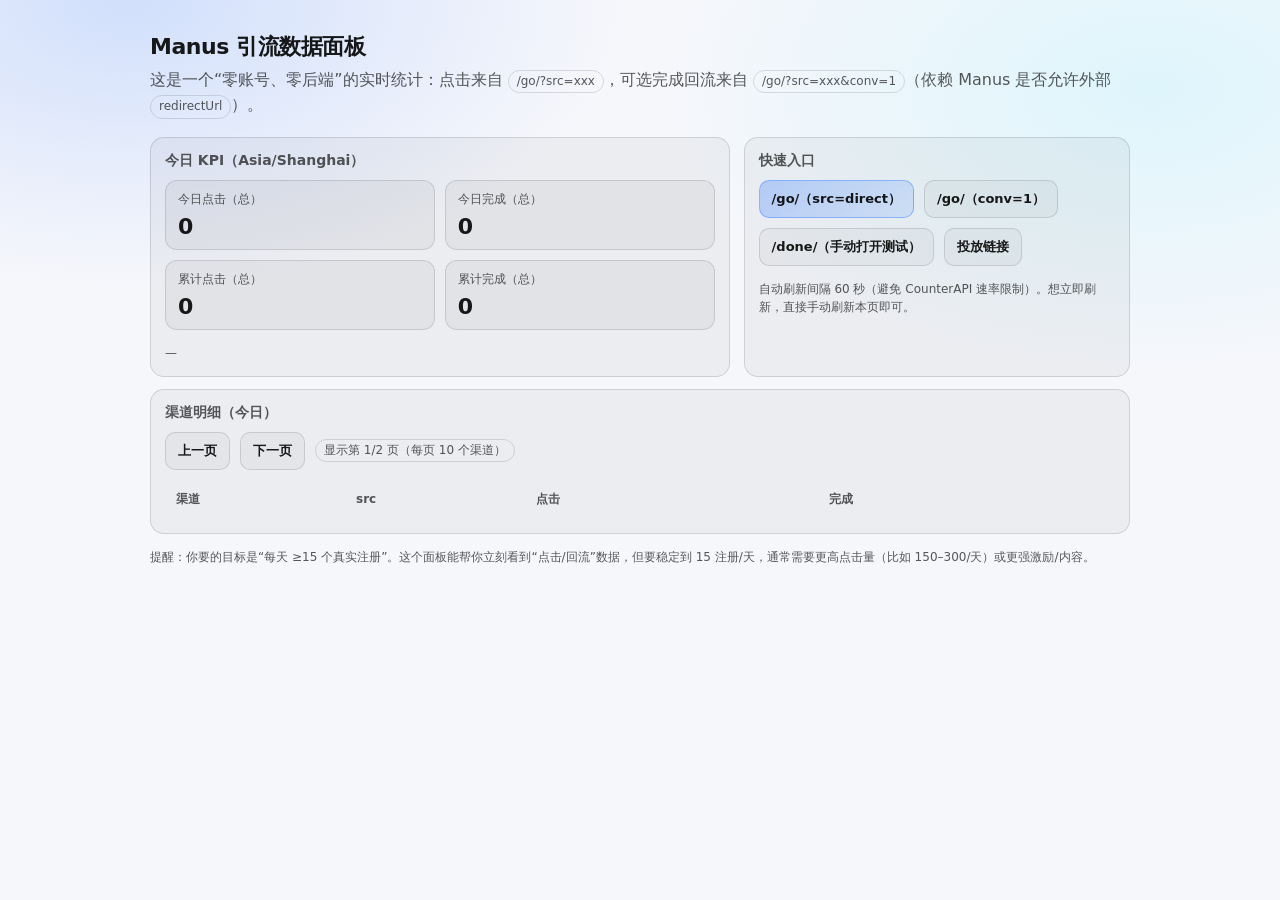
<file: docs/index.html>
<!doctype html>
<html lang="zh-CN">
  <head>
    <meta charset="utf-8" />
    <meta name="viewport" content="width=device-width, initial-scale=1" />
    <title>Manus 引流面板</title>
    <meta http-equiv="refresh" content="0; url=./dashboard/" />
  </head>
  <body>
    <p>
      正在跳转到数据面板：
      <a href="./dashboard/">打开 /dashboard/</a>
    </p>
  </body>
</html>
</file>
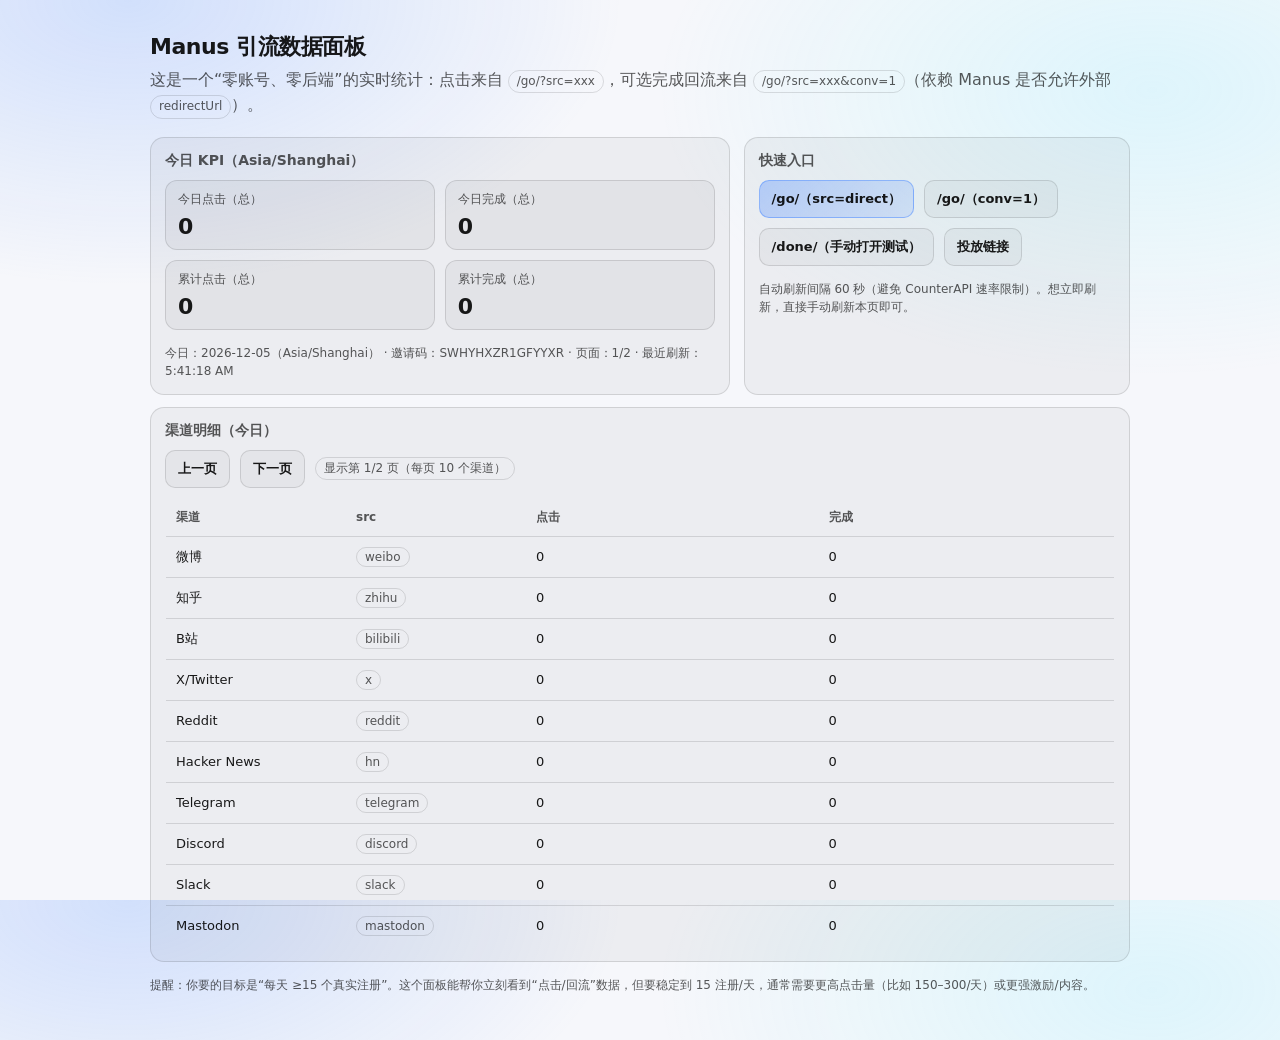
<file: docs/dashboard/index.html>
<!doctype html>
<html lang="zh-CN">
  <head>
    <meta charset="utf-8" />
    <meta name="viewport" content="width=device-width, initial-scale=1" />
    <title>Manus 引流数据面板</title>
    <link rel="stylesheet" href="../assets/style.css" />
  </head>
  <body>
    <div class="container">
      <div class="title">Manus 引流数据面板</div>
      <div class="subtitle">
        这是一个“零账号、零后端”的实时统计：点击来自
        <span class="pill">/go/?src=xxx</span>，可选完成回流来自
        <span class="pill">/go/?src=xxx&amp;conv=1</span>（依赖 Manus 是否允许外部
        <span class="pill">redirectUrl</span>）。
      </div>

      <div class="row">
        <div class="card">
          <h2>今日 KPI（Asia/Shanghai）</h2>
          <div class="kpi">
            <div class="metric">
              <div class="label">今日点击（总）</div>
              <div class="value" id="kpiClickToday">—</div>
            </div>
            <div class="metric">
              <div class="label">今日完成（总）</div>
              <div class="value" id="kpiConvToday">—</div>
            </div>
            <div class="metric">
              <div class="label">累计点击（总）</div>
              <div class="value" id="kpiClickTotal">—</div>
            </div>
            <div class="metric">
              <div class="label">累计完成（总）</div>
              <div class="value" id="kpiConvTotal">—</div>
            </div>
          </div>

          <div class="footer" id="metaLine">—</div>
        </div>

        <div class="card">
          <h2>快速入口</h2>
          <div class="actions">
            <a
              class="button primary"
              id="openGoDirect"
              href="../go/"
              target="_blank"
              rel="noreferrer"
              >/go/（src=direct）</a
            >
            <a
              class="button"
              id="openGoConv"
              href="../go/?src=direct&conv=1"
              target="_blank"
              rel="noreferrer"
              >/go/（conv=1）</a
            >
            <a
              class="button"
              id="openDone"
              href="../done/"
              target="_blank"
              rel="noreferrer"
              >/done/（手动打开测试）</a
            >
            <a class="button" href="../links/">投放链接</a>
          </div>
          <div class="footer">
            自动刷新间隔 60 秒（避免 CounterAPI 速率限制）。想立即刷新，直接手动刷新本页即可。
          </div>
        </div>
      </div>

      <div class="card" style="margin-top: 12px">
        <h2>渠道明细（今日）</h2>
        <div class="actions" style="margin: 0 0 10px">
          <a class="button" id="prevPage" href="#">上一页</a>
          <a class="button" id="nextPage" href="#">下一页</a>
          <span class="pill" id="pageInfo">—</span>
        </div>
        <table class="table">
          <thead>
            <tr>
              <th style="width: 160px">渠道</th>
              <th style="width: 160px">src</th>
              <th>点击</th>
              <th>完成</th>
            </tr>
          </thead>
          <tbody id="rows"></tbody>
        </table>
      </div>

      <div class="footer">
        提醒：你要的目标是“每天 ≥15 个真实注册”。这个面板能帮你立刻看到“点击/回流”数据，但要稳定到
        15 注册/天，通常需要更高点击量（比如 150–300/天）或更强激励/内容。
      </div>
    </div>

    <script>
      (function () {
        const COUNTERAPI_NAMESPACE = "manus_swhyhxzr1gfyyxr";
        const COUNTERAPI_BASE = "https://api.counterapi.dev/v1";
        const TIME_ZONE = "Asia/Shanghai";
        const INVITE_CODE = "SWHYHXZR1GFYYXR";

        const sources = [
          { src: "weibo", name: "微博" },
          { src: "zhihu", name: "知乎" },
          { src: "bilibili", name: "B站" },
          { src: "x", name: "X/Twitter" },
          { src: "reddit", name: "Reddit" },
          { src: "hn", name: "Hacker News" },
          { src: "telegram", name: "Telegram" },
          { src: "discord", name: "Discord" },
          { src: "slack", name: "Slack" },
          { src: "mastodon", name: "Mastodon" },
          { src: "bluesky", name: "Bluesky" },
          { src: "juejin", name: "掘金" },
          { src: "v2ex", name: "V2EX" },
          { src: "csdn", name: "CSDN" },
          { src: "medium", name: "Medium" },
          { src: "substack", name: "Substack" },
        ];

        const PAGE_SIZE = 10;
        const pages = Math.max(1, Math.ceil(sources.length / PAGE_SIZE));

        const date = new Intl.DateTimeFormat("en-CA", {
          timeZone: TIME_ZONE,
          year: "numeric",
          month: "2-digit",
          day: "2-digit",
        }).format(new Date());

        const search = new URLSearchParams(window.location.search);
        const pageFromQuery = Number(search.get("page") || "1");
        const page = Number.isFinite(pageFromQuery)
          ? Math.min(Math.max(1, pageFromQuery), pages)
          : 1;

        const setText = (id, value) => {
          const el = document.getElementById(id);
          if (el) el.textContent = String(value);
        };

        const getCount = async (key) => {
          const url = `${COUNTERAPI_BASE}/${COUNTERAPI_NAMESPACE}/${encodeURIComponent(
            key
          )}/`;
          try {
            const res = await fetch(url, { cache: "no-store" });
            if (!res.ok) return 0;
            const json = await res.json();
            return Number(json && json.count) || 0;
          } catch {
            return 0;
          }
        };

        const refresh = async () => {
          const [clickTotal, convTotal, clickToday, convToday] = await Promise.all([
            getCount("click_total"),
            getCount("conv_total"),
            getCount(`click_${date}_total`),
            getCount(`conv_${date}_total`),
          ]);

          setText("kpiClickTotal", clickTotal);
          setText("kpiConvTotal", convTotal);
          setText("kpiClickToday", clickToday);
          setText("kpiConvToday", convToday);

          const rows = document.getElementById("rows");
          rows.innerHTML = "";

          const start = (page - 1) * PAGE_SIZE;
          const end = Math.min(sources.length, start + PAGE_SIZE);
          const visibleSources = sources.slice(start, end);

          const counts = await Promise.all(
            visibleSources.map(async (s) => {
              const [c, v] = await Promise.all([
                getCount(`click_${date}_${s.src}`),
                getCount(`conv_${date}_${s.src}`),
              ]);
              return { ...s, click: c, conv: v };
            })
          );

          for (const s of counts) {
            const tr = document.createElement("tr");
            tr.innerHTML = `
              <td>${s.name}</td>
              <td><span class="pill">${s.src}</span></td>
              <td>${s.click}</td>
              <td>${s.conv}</td>
            `;
            rows.appendChild(tr);
          }

          const now = new Date().toLocaleTimeString();
          setText(
            "metaLine",
            `今日：${date}（${TIME_ZONE}） · 邀请码：${INVITE_CODE} · 页面：${page}/${pages} · 最近刷新：${now}`
          );
        };

        const updatePager = () => {
          const prev = document.getElementById("prevPage");
          const next = document.getElementById("nextPage");
          const pageInfo = document.getElementById("pageInfo");

          const buildUrl = (p) => {
            const u = new URL(window.location.href);
            u.searchParams.set("page", String(p));
            return u.toString();
          };

          const prevPage = page > 1 ? page - 1 : 1;
          const nextPage = page < pages ? page + 1 : pages;

          prev.href = buildUrl(prevPage);
          next.href = buildUrl(nextPage);
          pageInfo.textContent = `显示第 ${page}/${pages} 页（每页 ${PAGE_SIZE} 个渠道）`;
        };

        updatePager();
        refresh();
        setInterval(refresh, 60_000);
      })();
    </script>
  </body>
</html>
</file>
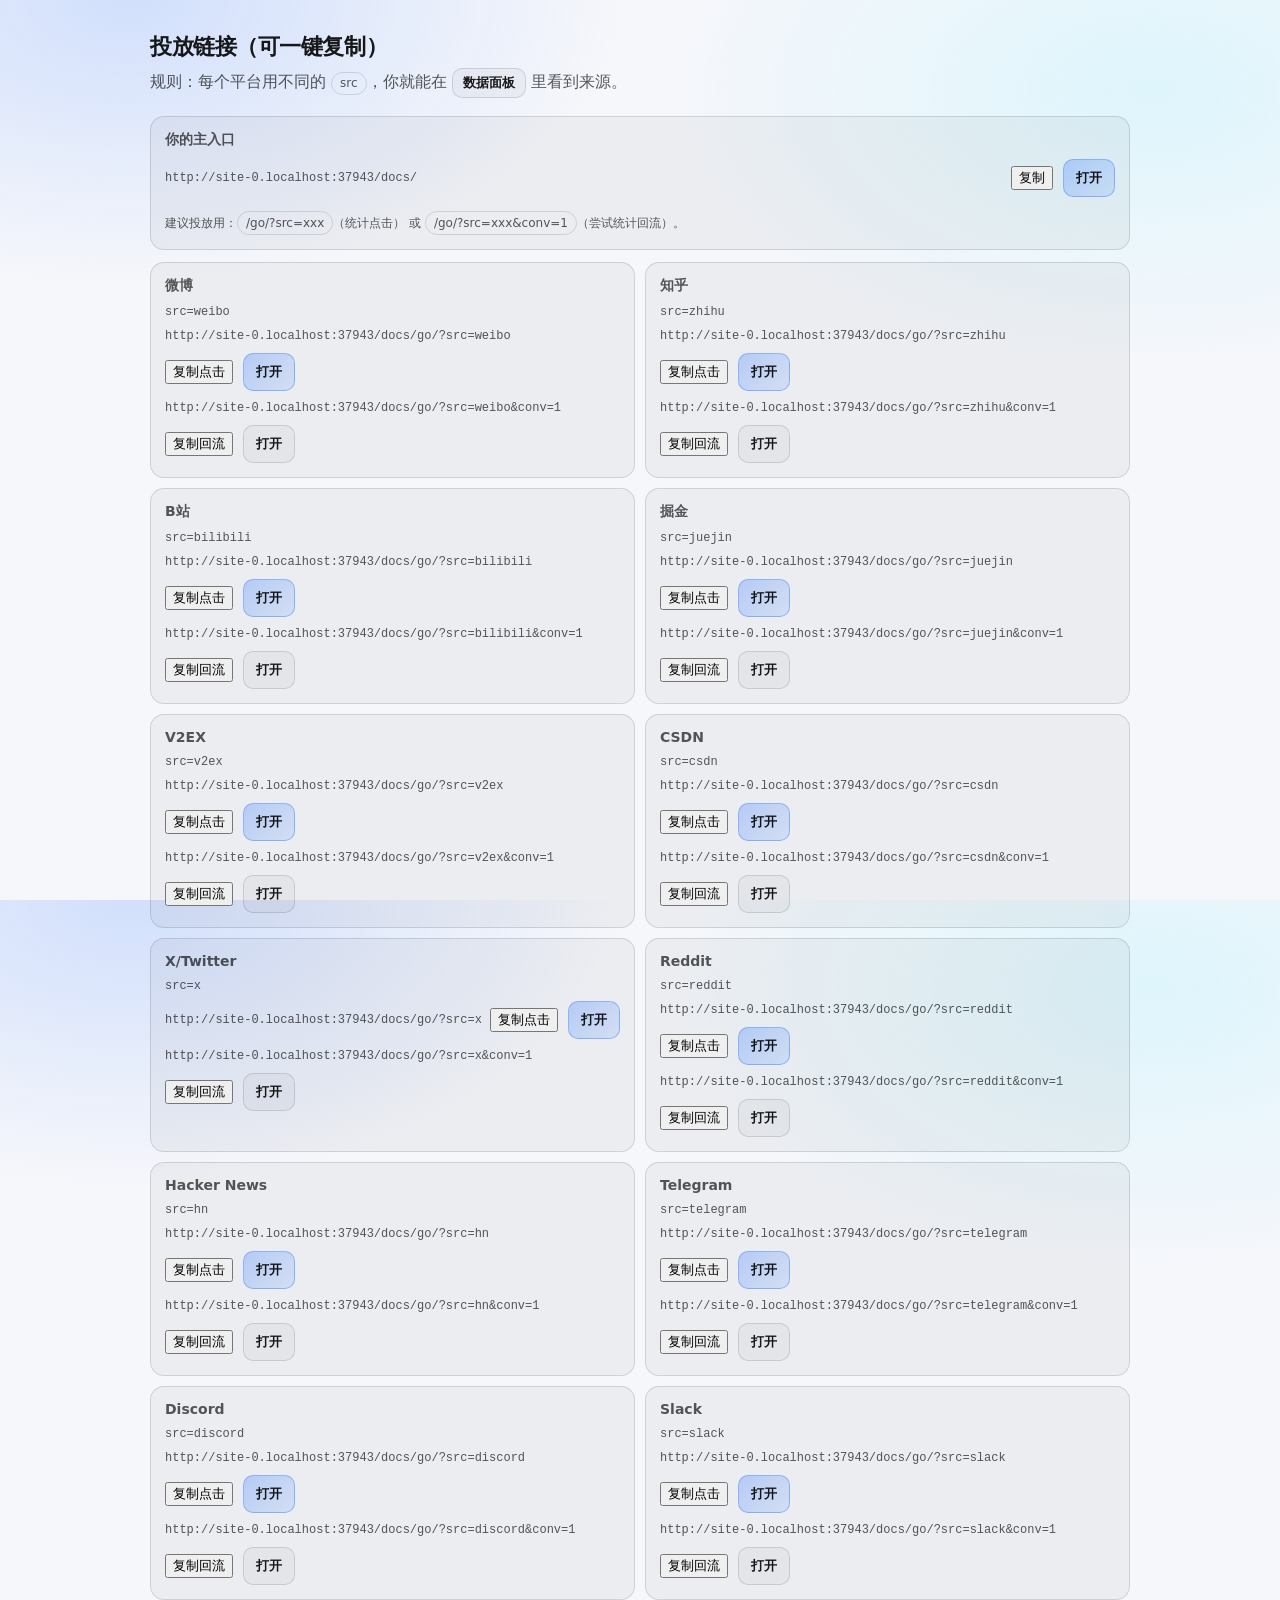
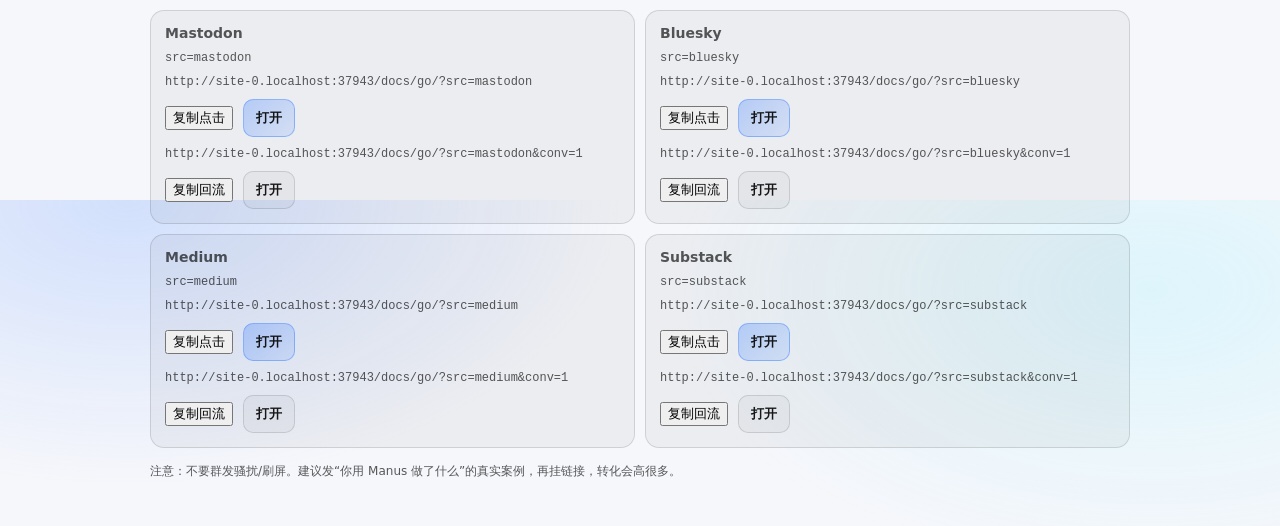
<file: docs/links/index.html>
<!doctype html>
<html lang="zh-CN">
  <head>
    <meta charset="utf-8" />
    <meta name="viewport" content="width=device-width, initial-scale=1" />
    <title>投放链接（可一键复制）</title>
    <link rel="stylesheet" href="../assets/style.css" />
    <style>
      .links {
        display: grid;
        grid-template-columns: 1fr;
        gap: 10px;
      }
      @media (min-width: 860px) {
        .links {
          grid-template-columns: 1fr 1fr;
        }
      }
      .rowline {
        display: flex;
        flex-wrap: wrap;
        gap: 8px;
        align-items: center;
        justify-content: space-between;
      }
      .mono {
        font-family: ui-monospace, SFMono-Regular, Menlo, Monaco, Consolas,
          "Liberation Mono", "Courier New", monospace;
        font-size: 12px;
        word-break: break-all;
        color: var(--muted);
      }
      button.button {
        cursor: pointer;
      }
    </style>
  </head>
  <body>
    <div class="container">
      <div class="title">投放链接（可一键复制）</div>
      <div class="subtitle">
        规则：每个平台用不同的 <span class="pill">src</span>，你就能在
        <a href="../dashboard/" class="button" style="height: 28px; padding: 0 10px">数据面板</a>
        里看到来源。
      </div>

      <div class="card">
        <h2>你的主入口</h2>
        <div class="rowline">
          <div class="mono" id="rootUrl">—</div>
          <div class="actions">
            <button class="button" id="copyRoot">复制</button>
            <a class="button primary" href="../go/?src=direct" target="_blank" rel="noreferrer">打开</a>
          </div>
        </div>
        <div class="footer">
          建议投放用：<span class="pill">/go/?src=xxx</span>（统计点击）
          或 <span class="pill">/go/?src=xxx&conv=1</span>（尝试统计回流）。
        </div>
      </div>

      <div class="links" style="margin-top: 12px" id="list"></div>

      <div class="footer">
        注意：不要群发骚扰/刷屏。建议发“你用 Manus 做了什么”的真实案例，再挂链接，转化会高很多。
      </div>
    </div>

    <script>
      (function () {
        const channels = [
          { src: "weibo", name: "微博" },
          { src: "zhihu", name: "知乎" },
          { src: "bilibili", name: "B站" },
          { src: "juejin", name: "掘金" },
          { src: "v2ex", name: "V2EX" },
          { src: "csdn", name: "CSDN" },
          { src: "x", name: "X/Twitter" },
          { src: "reddit", name: "Reddit" },
          { src: "hn", name: "Hacker News" },
          { src: "telegram", name: "Telegram" },
          { src: "discord", name: "Discord" },
          { src: "slack", name: "Slack" },
          { src: "mastodon", name: "Mastodon" },
          { src: "bluesky", name: "Bluesky" },
          { src: "medium", name: "Medium" },
          { src: "substack", name: "Substack" },
        ];

        const root = new URL("../", window.location.href);
        const rootText = root.toString();

        const rootEl = document.getElementById("rootUrl");
        rootEl.textContent = rootText;

        const copyText = async (text) => {
          try {
            await navigator.clipboard.writeText(text);
            return true;
          } catch {
            return false;
          }
        };

        document.getElementById("copyRoot").addEventListener("click", async () => {
          const ok = await copyText(rootText);
          if (!ok) alert("复制失败：请手动复制。\n" + rootText);
        });

        const list = document.getElementById("list");

        const buildGo = (src, conv) => {
          const u = new URL("go/", root);
          u.searchParams.set("src", src);
          if (conv) u.searchParams.set("conv", "1");
          return u.toString();
        };

        for (const c of channels) {
          const clickUrl = buildGo(c.src, false);
          const convUrl = buildGo(c.src, true);

          const card = document.createElement("div");
          card.className = "card";
          card.innerHTML = `
            <h2>${c.name}</h2>
            <div class="mono">src=${c.src}</div>
            <div class="footer" style="margin-top: 8px">
              <div class="rowline">
                <div class="mono">${clickUrl}</div>
                <div class="actions">
                  <button class="button" data-copy="${clickUrl}">复制点击</button>
                  <a class="button primary" href="${clickUrl}" target="_blank" rel="noreferrer">打开</a>
                </div>
              </div>
              <div class="rowline" style="margin-top: 8px">
                <div class="mono">${convUrl}</div>
                <div class="actions">
                  <button class="button" data-copy="${convUrl}">复制回流</button>
                  <a class="button" href="${convUrl}" target="_blank" rel="noreferrer">打开</a>
                </div>
              </div>
            </div>
          `;

          card.querySelectorAll("button[data-copy]").forEach((btn) => {
            btn.addEventListener("click", async () => {
              const text = btn.getAttribute("data-copy") || "";
              const ok = await copyText(text);
              if (!ok) alert("复制失败：请手动复制。\n" + text);
            });
          });

          list.appendChild(card);
        }
      })();
    </script>
  </body>
</html>
</file>
<file: docs/assets/style.css>
:root {
  color-scheme: light dark;
  --bg: #0b0d10;
  --panel: rgba(255, 255, 255, 0.06);
  --text: rgba(255, 255, 255, 0.92);
  --muted: rgba(255, 255, 255, 0.72);
  --border: rgba(255, 255, 255, 0.14);
  --brand: #4f8cff;
}

@media (prefers-color-scheme: light) {
  :root {
    --bg: #f6f7fb;
    --panel: rgba(0, 0, 0, 0.04);
    --text: rgba(0, 0, 0, 0.9);
    --muted: rgba(0, 0, 0, 0.65);
    --border: rgba(0, 0, 0, 0.12);
    --brand: #0b5cff;
  }
}

html,
body {
  height: 100%;
}

body {
  margin: 0;
  font-family: ui-sans-serif, system-ui, -apple-system, BlinkMacSystemFont,
    "Segoe UI", Roboto, Helvetica, Arial, "Apple Color Emoji", "Segoe UI Emoji";
  background: radial-gradient(
      900px 520px at 10% 0%,
      rgba(79, 140, 255, 0.22),
      transparent 55%
    ),
    radial-gradient(
      900px 520px at 90% 10%,
      rgba(113, 237, 255, 0.18),
      transparent 55%
    ),
    var(--bg);
  color: var(--text);
}

.container {
  max-width: 980px;
  margin: 0 auto;
  padding: 28px 18px 46px;
}

.title {
  font-size: 22px;
  font-weight: 650;
  letter-spacing: -0.02em;
  margin: 4px 0 6px;
}

.subtitle {
  margin: 0 0 18px;
  color: var(--muted);
  line-height: 1.45;
}

.row {
  display: grid;
  grid-template-columns: 1fr;
  gap: 12px;
}

@media (min-width: 860px) {
  .row {
    grid-template-columns: 1.2fr 0.8fr;
    gap: 14px;
  }
}

.card {
  border: 1px solid var(--border);
  background: var(--panel);
  border-radius: 14px;
  padding: 14px 14px;
}

.card h2 {
  margin: 0 0 10px;
  font-size: 14px;
  color: var(--muted);
  font-weight: 600;
}

.kpi {
  display: grid;
  grid-template-columns: 1fr 1fr;
  gap: 10px;
}

.kpi .metric {
  border: 1px solid var(--border);
  border-radius: 12px;
  padding: 10px 12px;
  background: rgba(0, 0, 0, 0.04);
}

@media (prefers-color-scheme: dark) {
  .kpi .metric {
    background: rgba(255, 255, 255, 0.04);
  }
}

.kpi .metric .label {
  font-size: 12px;
  color: var(--muted);
}

.kpi .metric .value {
  margin-top: 6px;
  font-size: 22px;
  font-weight: 700;
  letter-spacing: -0.01em;
}

.table {
  width: 100%;
  border-collapse: collapse;
  overflow: hidden;
  border-radius: 12px;
  border: 1px solid var(--border);
}

.table th,
.table td {
  padding: 10px 10px;
  text-align: left;
  border-bottom: 1px solid var(--border);
  font-size: 13px;
}

.table th {
  font-size: 12px;
  color: var(--muted);
  font-weight: 650;
}

.table tr:last-child td {
  border-bottom: 0;
}

.pill {
  display: inline-block;
  padding: 2px 8px;
  border: 1px solid var(--border);
  border-radius: 999px;
  color: var(--muted);
  font-size: 12px;
}

.muted {
  color: var(--muted);
}

.actions {
  display: flex;
  gap: 10px;
  align-items: center;
  flex-wrap: wrap;
}

a.button {
  display: inline-flex;
  align-items: center;
  justify-content: center;
  height: 36px;
  padding: 0 12px;
  border-radius: 10px;
  border: 1px solid var(--border);
  background: rgba(255, 255, 255, 0.06);
  color: var(--text);
  text-decoration: none;
  font-size: 13px;
  font-weight: 600;
}

@media (prefers-color-scheme: light) {
  a.button {
    background: rgba(0, 0, 0, 0.03);
  }
}

a.button.primary {
  border-color: rgba(79, 140, 255, 0.5);
  background: linear-gradient(
    135deg,
    rgba(79, 140, 255, 0.35),
    rgba(79, 140, 255, 0.15)
  );
  color: var(--text);
}

.footer {
  margin-top: 14px;
  font-size: 12px;
  color: var(--muted);
  line-height: 1.5;
}
</file>
